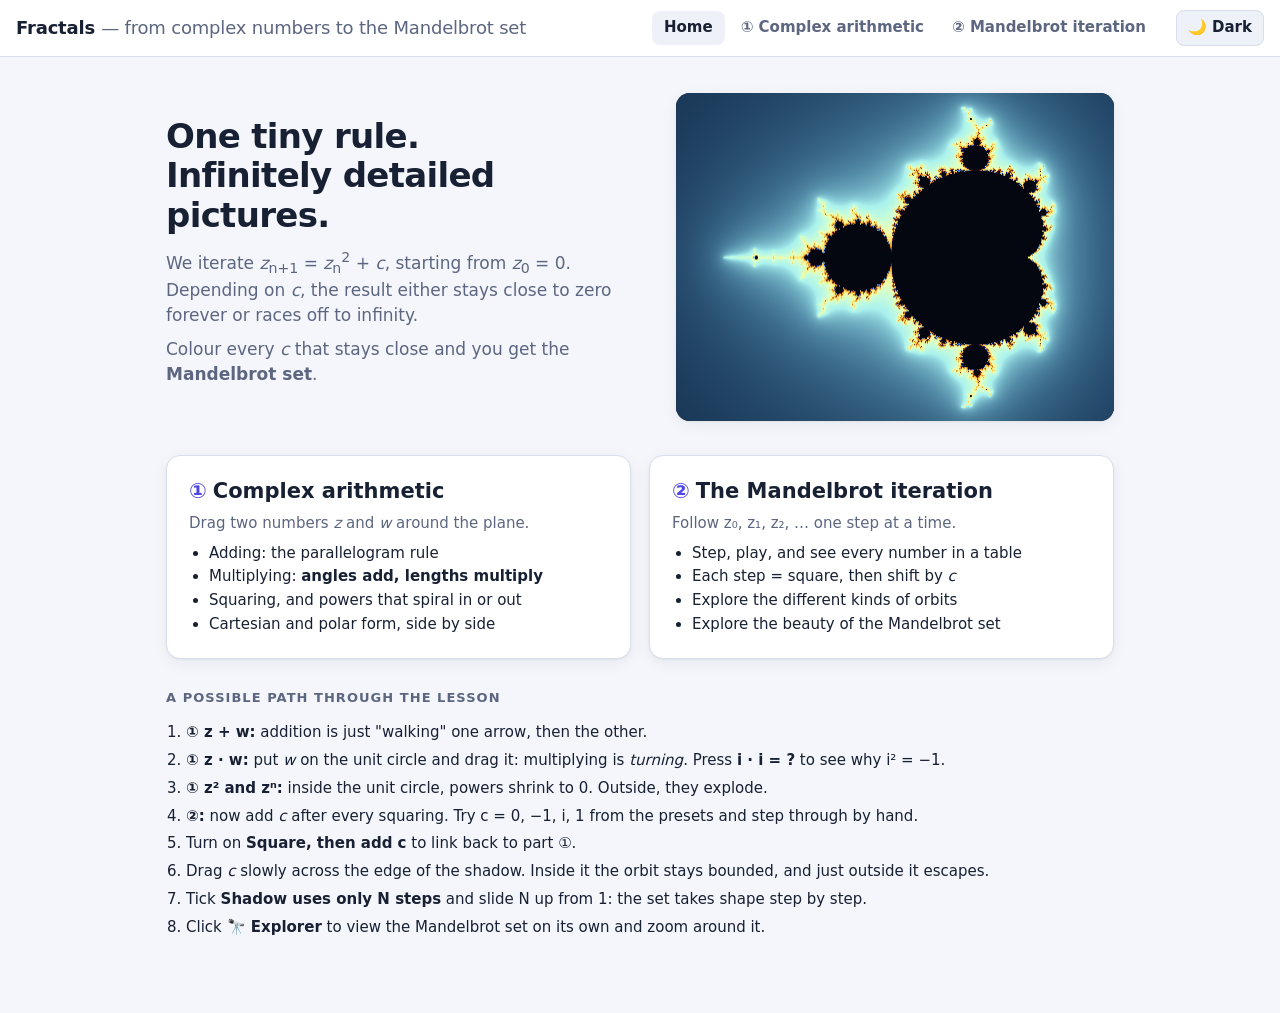
<file: index.html>
<!doctype html>
<html lang="en">
<head>
  <meta charset="utf-8">
  <meta name="viewport" content="width=device-width, initial-scale=1">
  <title>Fractals Classroom Demos</title>
  <link rel="stylesheet" href="css/style.css">
  <style>
    body { overflow-y: auto; }
    .home { max-width: 980px; margin: 0 auto; padding: 36px 16px 60px; width: 100%; }
    .hero { display: grid; grid-template-columns: 1.1fr 1fr; gap: 28px; align-items: center; }
    .hero h2 { font-size: 34px; line-height: 1.15; margin: 0 0 12px; letter-spacing: -0.02em; }
    .hero p { font-size: 17px; color: var(--muted); margin: 0 0 10px; }
    #heroCanvas { width: 100%; aspect-ratio: 4 / 3; border-radius: 14px; display: block; background: #050814; box-shadow: var(--shadow); }
    .cards { display: grid; grid-template-columns: 1fr 1fr; gap: 18px; margin-top: 34px; }
    a.demo {
      display: block; text-decoration: none; color: inherit;
      background: var(--panel); border: 1px solid var(--border); border-radius: 14px;
      padding: 20px 22px; box-shadow: var(--shadow); transition: transform .12s, border-color .12s;
    }
    a.demo:hover { transform: translateY(-2px); border-color: var(--accent); }
    a.demo h3 { margin: 0 0 6px; font-size: 21px; }
    a.demo .num { color: var(--accent); font-weight: 750; margin-right: 6px; }
    a.demo p { margin: 0 0 8px; color: var(--muted); }
    a.demo ul { margin: 6px 0 0; padding-left: 20px; }
    a.demo li { margin: 2px 0; }
    .tips { margin-top: 30px; }
    .tips h3 { font-size: 13px; text-transform: uppercase; letter-spacing: .08em; color: var(--muted); }
    .tips ol { padding-left: 20px; }
    .tips li { margin: 6px 0; }
    @media (max-width: 760px) { .hero, .cards { grid-template-columns: 1fr; } .hero h2 { font-size: 27px; } }
  </style>
</head>
<body>
  <header class="top">
    <h1>Fractals <span class="sub">&mdash; from complex numbers to the Mandelbrot set</span></h1>
    <nav>
      <a class="active" href="index.html">Home</a>
      <a href="complex.html">&#9312; Complex arithmetic</a>
      <a href="mandelbrot.html">&#9313; Mandelbrot iteration</a>
    </nav>
    <button id="theme" title="Switch light / dark theme"></button>
  </header>

  <div class="home">
    <section class="hero">
      <div>
        <h2>One tiny rule.<br>Infinitely detailed pictures.</h2>
        <p>We iterate <i>z</i><sub>n+1</sub> = <i>z</i><sub>n</sub><sup>2</sup> + <i>c</i>, starting from <i>z</i><sub>0</sub> = 0. Depending on <i>c</i>, the result either stays close to zero forever or races off to infinity.</p>
        <p>Colour every <i>c</i> that stays close and you get the <b>Mandelbrot set</b>.</p>
      </div>
      <canvas id="heroCanvas" aria-label="The Mandelbrot set"></canvas>
    </section>

    <section class="cards">
      <a class="demo" href="complex.html">
        <h3><span class="num">&#9312;</span>Complex arithmetic</h3>
        <p>Drag two numbers <i>z</i> and <i>w</i> around the plane.</p>
        <ul>
          <li>Adding: the parallelogram rule</li>
          <li>Multiplying: <b>angles add, lengths multiply</b></li>
          <li>Squaring, and powers that spiral in or out</li>
          <li>Cartesian and polar form, side by side</li>
        </ul>
      </a>
      <a class="demo" href="mandelbrot.html">
        <h3><span class="num">&#9313;</span>The Mandelbrot iteration</h3>
        <p>Follow z&#8320;, z&#8321;, z&#8322;, &hellip; one step at a time.</p>
        <ul>
          <li>Step, play, and see every number in a table</li>
          <li>Each step = square, then shift by <i>c</i></li>
          <li>Explore the different kinds of orbits</li>
          <li>Explore the beauty of the Mandelbrot set</li>
        </ul>
      </a>
    </section>

    <section class="tips">
      <h3>A possible path through the lesson</h3>
      <ol>
        <li><b>&#9312; z + w:</b> addition is just "walking" one arrow, then the other.</li>
        <li><b>&#9312; z &middot; w:</b> put <i>w</i> on the unit circle and drag it: multiplying is <i>turning</i>. Press <b>i &middot; i = ?</b> to see why i&sup2; = &minus;1.</li>
        <li><b>&#9312; z&sup2; and z&#8319;:</b> inside the unit circle, powers shrink to 0. Outside, they explode.</li>
        <li><b>&#9313;:</b> now add <i>c</i> after every squaring. Try c = 0, &minus;1, i, 1 from the presets and step through by hand.</li>
        <li>Turn on <b>Square, then add c</b> to link back to part &#9312;.</li>
        <li>Drag <i>c</i> slowly across the edge of the shadow. Inside it the orbit stays bounded, and just outside it escapes.</li>
        <li>Tick <b>Shadow uses only N steps</b> and slide N up from 1: the set takes shape step by step.</li>
        <li>Click <b>&#128301; Explorer</b> to view the Mandelbrot set on its own and zoom around it.</li>
      </ol>
    </section>
  </div>

  <script src="js/plane.js"></script>
  <script>
    Theme.init(document.getElementById('theme'));
    // Small Mandelbrot picture for the landing page.
    (function () {
      const cv = document.getElementById('heroCanvas');
      function render() {
        const r = cv.getBoundingClientRect();
        const W = Math.max(1, Math.round(r.width)), H = Math.max(1, Math.round(r.height));
        cv.width = W; cv.height = H;
        const g = cv.getContext('2d');
        const img = g.createImageData(W, H);
        const scale = Math.min(W / 3.1, H / 2.45), cx = -0.72, cy = 0, iter = 300;
        const pal = (t) => {
          const a = [0.5, 0.5, 0.5], b = [0.5, 0.5, 0.5], d = [0.0, 0.12, 0.28];
          return a.map((ai, i) => 255 * (ai + b[i] * Math.cos(6.2832 * (t + d[i]))));
        };
        for (let j = 0; j < H; j++) {
          for (let i = 0; i < W; i++) {
            const x0 = cx + (i - W / 2) / scale, y0 = cy - (j - H / 2) / scale;
            let x = 0, y = 0, n = 0, x2 = 0, y2 = 0;
            while (n < iter && x2 + y2 <= 256) { y = 2 * x * y + y0; x = x2 - y2 + x0; x2 = x * x; y2 = y * y; n++; }
            const o = (j * W + i) * 4;
            if (n >= iter) { img.data[o] = 4; img.data[o + 1] = 6; img.data[o + 2] = 16; }
            else {
              const nu = n + 1 - Math.log(Math.log(x2 + y2) * 0.5) / Math.LN2;
              const t = Math.sqrt(Math.max(0, nu)) * 0.09 + 0.55;
              const c = pal(t), fade = Math.min(1, nu / 8);
              img.data[o] = c[0] * fade + 5 * (1 - fade);
              img.data[o + 1] = c[1] * fade + 8 * (1 - fade);
              img.data[o + 2] = c[2] * fade + 20 * (1 - fade);
            }
            img.data[o + 3] = 255;
          }
        }
        g.putImageData(img, 0, 0);
      }
      let t = 0;
      new ResizeObserver(() => { clearTimeout(t); t = setTimeout(render, 60); }).observe(cv);
    })();
  </script>
</body>
</html>
</file>
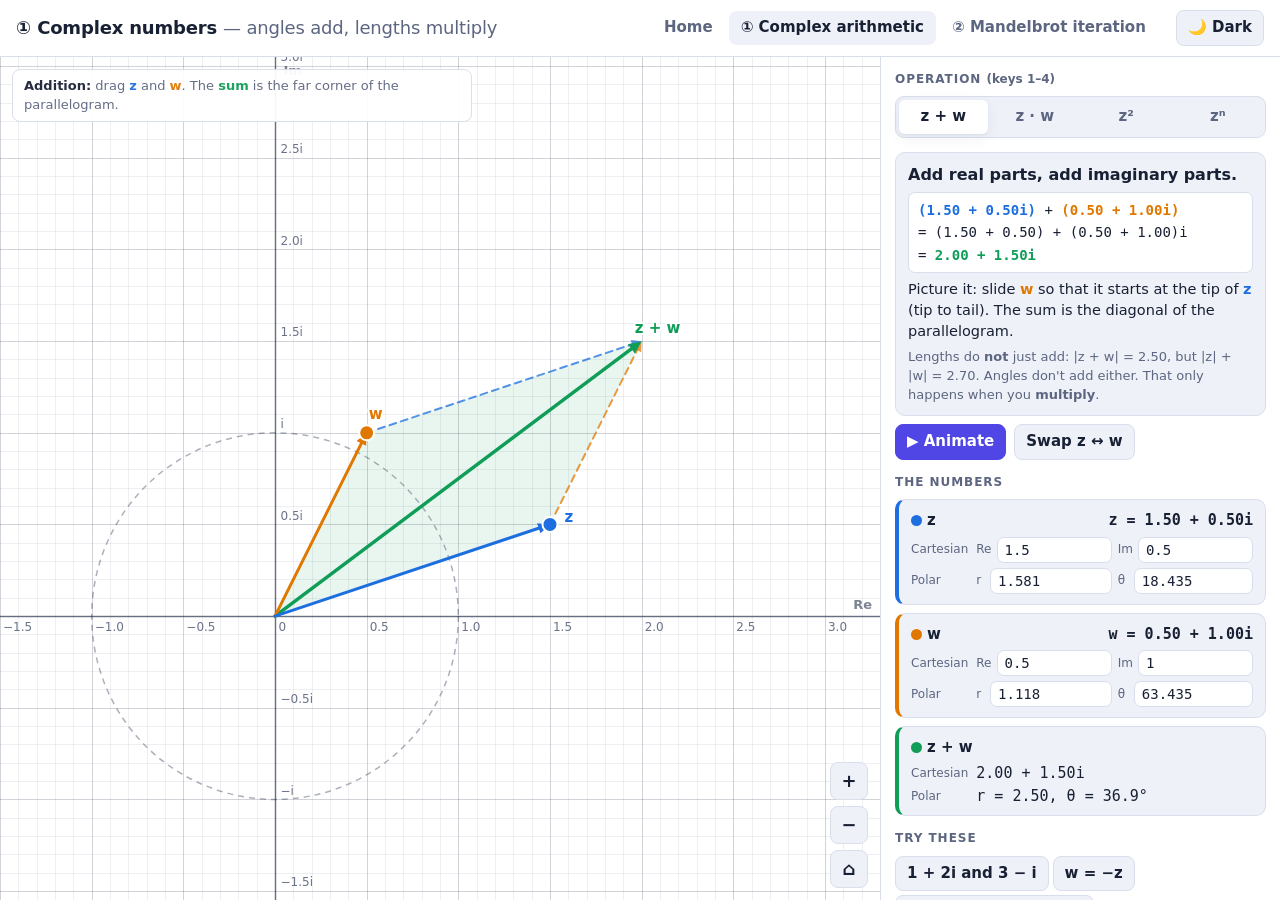
<file: complex.html>
<!doctype html>
<html lang="en">
<head>
  <meta charset="utf-8">
  <meta name="viewport" content="width=device-width, initial-scale=1">
  <title>Complex Number Arithmetic</title>
  <link rel="stylesheet" href="css/style.css">
</head>
<body>
  <header class="top">
    <h1>&#9312; Complex numbers <span class="sub">&mdash; angles add, lengths multiply</span></h1>
    <nav>
      <a href="index.html">Home</a>
      <a class="active" href="complex.html">&#9312; Complex arithmetic</a>
      <a href="mandelbrot.html">&#9313; Mandelbrot iteration</a>
    </nav>
    <button id="theme" title="Switch light / dark theme"></button>
  </header>

  <main class="app">
    <div class="stage">
      <canvas class="plane" id="plane"></canvas>
      <div class="overlay hint" id="hint"></div>
      <div class="overlay readout" id="readout"></div>
      <div class="overlay zoom-ctl">
        <button id="zin" title="Zoom in">+</button>
        <button id="zout" title="Zoom out">&minus;</button>
        <button id="zhome" title="Reset view">&#8962;</button>
      </div>
    </div>

    <aside class="side">
      <div class="section">
        <h2>Operation <span class="muted" style="text-transform:none;letter-spacing:0">(keys 1&ndash;4)</span></h2>
        <div class="seg" id="ops">
          <button data-op="add">z + w</button>
          <button data-op="mul">z &middot; w</button>
          <button data-op="square">z&sup2;</button>
          <button data-op="powers">z&#8319;</button>
        </div>
      </div>

      <div class="section">
        <div class="card explain" id="explain"></div>
        <div class="row">
          <button class="primary" id="animate" title="Shortcut: A">&#9654; Animate</button>
          <button id="swap" title="Shortcut: S">Swap z &harr; w</button>
        </div>
      </div>

      <div class="section">
        <h2>The numbers</h2>
        <div id="cards" class="section"></div>
      </div>

      <div class="section">
        <h2>Try these</h2>
        <div class="row tight" id="presets"></div>
      </div>

      <div class="section" id="powersSec">
        <h2>Powers</h2>
        <div class="slider-row">
          <label for="nSlider">highest n</label>
          <input type="range" id="nSlider" min="1" max="40" value="12">
          <output id="nOut">12</output>
        </div>
      </div>

      <div class="section">
        <h2>Display</h2>
        <div class="row">
          <div class="seg grow" id="viewSeg">
            <button data-view="vector">Arrows</button>
            <button data-view="point">Points</button>
          </div>
          <div class="seg" id="unitSeg">
            <button data-unit="deg">degrees</button>
            <button data-unit="rad">radians</button>
          </div>
        </div>
        <div class="toggles">
          <label data-ops="add"><input type="checkbox" id="tPara" checked> Parallelogram</label>
          <label data-ops="mul square"><input type="checkbox" id="tArcs" checked> Angle arcs</label>
          <label data-ops="mul square"><input type="checkbox" id="tCircles"> Length circles</label>
          <label data-ops="mul"><input type="checkbox" id="tTri"> Similar triangles</label>
          <label data-ops="powers"><input type="checkbox" id="tSpiral" checked> Smooth spiral</label>
          <label><input type="checkbox" id="tUnit" checked> Unit circle</label>
          <label><input type="checkbox" id="tSnap" checked> Snap to grid</label>
        </div>
      </div>

      <p class="muted small" style="margin:0">
        Drag the coloured points. Drag the empty background to pan, scroll to zoom.
        With <b>snap</b> on, points click onto the grid and onto the unit circle (in 15&deg; steps).
      </p>
    </aside>
  </main>

  <script src="js/plane.js"></script>
  <script src="js/complex.js"></script>
</body>
</html>
</file>
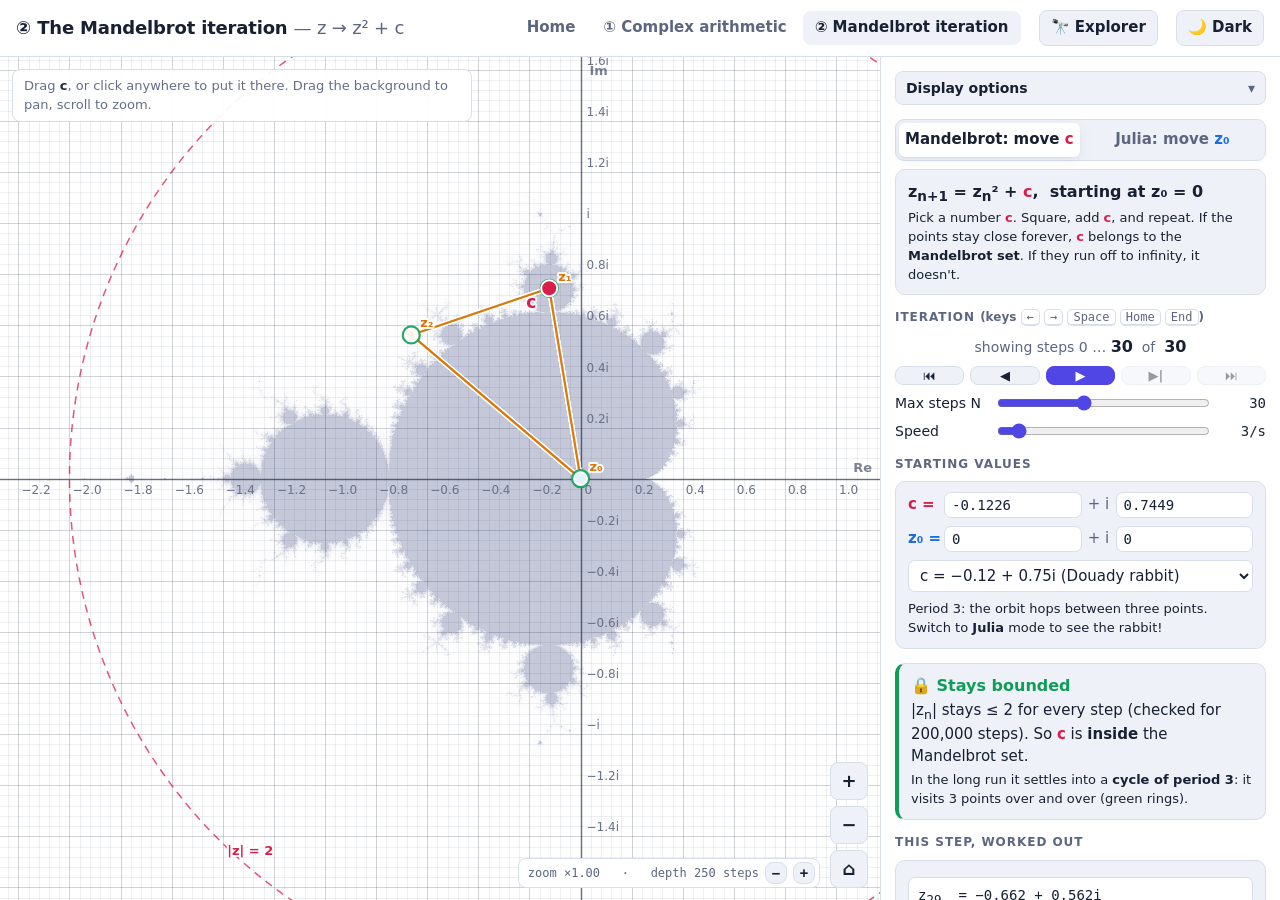
<file: mandelbrot.html>
<!doctype html>
<html lang="en">
<head>
  <meta charset="utf-8">
  <meta name="viewport" content="width=device-width, initial-scale=1">
  <title>Mandelbrot Iteration Explorer</title>
  <link rel="stylesheet" href="css/style.css">
</head>
<body>
  <header class="top">
    <h1>&#9313; The Mandelbrot iteration <span class="sub">&mdash; z &rarr; z&sup2; + c</span></h1>
    <nav>
      <a href="index.html">Home</a>
      <a href="complex.html">&#9312; Complex arithmetic</a>
      <a class="active" href="mandelbrot.html">&#9313; Mandelbrot iteration</a>
    </nav>
    <button id="explorerBtn" class="explorer-btn" title="View just the set, full width, with colour palettes (key E)">&#128301; Explorer</button>
    <button id="theme" title="Switch light / dark theme"></button>
  </header>

  <main class="app">
    <div class="stage">
      <canvas class="plane" id="plane"></canvas>
      <div class="overlay hint" id="hint"></div>
      <div class="overlay readout" id="readout"></div>
      <div class="overlay zoom-ctl">
        <button id="zin" title="Zoom in">+</button>
        <button id="zout" title="Zoom out">&minus;</button>
        <button id="zhome" title="Reset view">&#8962;</button>
      </div>
      <div class="overlay explorer-bar">
        <select id="palette" title="Colour palette"></select>
        <label title="How quickly the colours cycle">Bands <input type="range" id="density" min="6" max="80" value="24"></label>
        <button id="exFull" title="Full screen on / off">Full screen</button>
        <button id="exExit" title="Back to the iteration view (Esc)">&#10005; Exit</button>
        <span class="small muted ex-tip-mouse">click to zoom in &middot; drag to pan &middot; scroll to zoom</span>
        <span class="small muted ex-tip-touch">tap to zoom in &middot; drag to pan &middot; pinch to zoom</span>
      </div>
      <div class="overlay viewinfo">
        <span id="vInfo"></span>
        <button id="dDown" title="Less depth: faster, but less detail near the edge of the set">&minus;</button>
        <button id="dUp" title="More depth: slower, but more detail near the edge of the set">+</button>
      </div>
    </div>

    <aside class="side">
      <!-- display options (drop-down) -->
      <details class="dropdown" id="displayMenu">
        <summary>Display options</summary>
        <div class="menu">
          <div class="toggles">
            <label><input type="checkbox" id="tLines" checked> Connect the steps</label>
            <label><input type="checkbox" id="tPoints" checked> Points</label>
            <label><input type="checkbox" id="tLabels" checked> Labels z&#8320;, z&#8321;, &hellip;</label>
            <label><input type="checkbox" id="tMoves"> Square, then add c</label>
            <label><input type="checkbox" id="tCircle" checked> Escape circle |z|=2</label>
            <label><input type="checkbox" id="tCycle" checked> Mark final cycle</label>
            <label><input type="checkbox" id="tShadow" checked> Shadow of the set</label>
            <label><input type="checkbox" id="tFollow"> Follow the mouse</label>
            <label><input type="checkbox" id="tSound"> &#128266; Orbit sound</label>
          </div>
          <div class="row">
            <span class="small muted">Shadow style</span>
            <select id="shadowStyle" class="grow">
              <option value="silhouette">Silhouette (soft shadow)</option>
              <option value="color">Colour by escape speed</option>
            </select>
          </div>
          <label class="check small"><input type="checkbox" id="tMatchN"> Shadow uses only N steps: slide N up from 1 and watch the set take shape</label>
        </div>
      </details>

      <!-- mode + rule -->
      <div class="section">
        <div class="seg" id="modeSeg">
          <button data-mode="M">Mandelbrot: move <span class="cc">c</span></button>
          <button data-mode="J">Julia: move <span class="cz">z&#8320;</span></button>
        </div>
        <div class="card explain" id="rule"></div>
      </div>

      <!-- iteration controls -->
      <div class="section">
        <h2>Iteration <span class="muted" style="text-transform:none;letter-spacing:0">(keys <span class="kbd">&larr;</span> <span class="kbd">&rarr;</span> <span class="kbd">Space</span> <span class="kbd">Home</span> <span class="kbd">End</span>)</span></h2>
        <div class="stepinfo">showing steps 0 &hellip; <b id="kOut">0</b> &nbsp;of&nbsp; <b id="NOut">0</b></div>
        <div class="transport">
          <button id="bFirst" title="Back to the start (Home)">&#9198;</button>
          <button id="bBack" title="One step back (&larr;)">&#9664;</button>
          <button id="bPlay" class="primary" title="Play / pause (Space)">&#9654;</button>
          <button id="bStep" title="One step forward (&rarr;)">&#9654;|</button>
          <button id="bLast" title="Show all steps (End)">&#9197;</button>
        </div>
        <div class="slider-row">
          <label for="N">Max steps N</label>
          <input type="range" id="N" min="0" max="1000" value="399">
          <output id="NVal">30</output>
        </div>
        <div class="slider-row">
          <label for="speed">Speed</label>
          <input type="range" id="speed" min="1" max="30" value="3">
          <output id="speedVal">3/s</output>
        </div>
      </div>

      <!-- starting values -->
      <div class="section">
        <h2>Starting values</h2>
        <div class="card" style="display:flex;flex-direction:column;gap:8px">
          <div class="cxrow">
            <span class="cc">c&nbsp;=</span>
            <input class="num" id="cRe" type="text" inputmode="decimal" spellcheck="false" title="real part of c">
            <span class="op">+ i</span>
            <input class="num" id="cIm" type="text" inputmode="decimal" spellcheck="false" title="imaginary part of c">
          </div>
          <div class="cxrow">
            <span class="cz">z&#8320;&nbsp;=</span>
            <input class="num" id="zRe" type="text" inputmode="decimal" spellcheck="false" title="real part of z0">
            <span class="op">+ i</span>
            <input class="num" id="zIm" type="text" inputmode="decimal" spellcheck="false" title="imaginary part of z0">
          </div>
          <select id="presets"></select>
          <div class="small" id="presetNote"></div>
        </div>
      </div>

      <!-- verdict -->
      <div class="section">
        <div class="card accent verdict" id="verdict"></div>
      </div>

      <!-- this step -->
      <div class="section">
        <h2>This step, worked out</h2>
        <div class="card explain" id="stepExplain"></div>
      </div>

      <!-- chart -->
      <div class="section">
        <h2>Size |z&#8345;| after each step <span class="muted" style="text-transform:none;letter-spacing:0">(click to jump)</span></h2>
        <canvas class="chart" id="chart"></canvas>
      </div>

      <!-- table -->
      <div class="section">
        <h2>The numbers <span class="muted" style="text-transform:none;letter-spacing:0">(click a row to jump)</span></h2>
        <div class="table-wrap" id="tableWrap">
          <table class="orbit">
            <thead><tr><th>n</th><th>Re z&#8345;</th><th>Im z&#8345;</th><th>|z&#8345;|</th></tr></thead>
            <tbody id="tbody"></tbody>
          </table>
        </div>
      </div>

      <!-- paint -->
      <div class="section">
        <h2>How the computer draws the picture</h2>
        <p class="small muted" style="margin:0">Each pixel is one value of c. Run the iteration for it, then colour the pixel
          dark if the orbit stays bounded, or by how fast it escapes.</p>
        <button id="bPaint">&#127912; Paint the set point by point</button>
      </div>
    </aside>
  </main>

  <script src="js/plane.js"></script>
  <script src="js/mandelbrot.js"></script>
  <script>
    // close the display-options drop-down when clicking elsewhere
    document.addEventListener('pointerdown', function (e) {
      var m = document.getElementById('displayMenu');
      if (m.open && !m.contains(e.target)) m.open = false;
    });
  </script>
</body>
</html>
</file>
<file: css/style.css>
/* Shared styles for the Fractals demos.
   Theme: follows the OS setting; the header button overrides it (data-theme on <html>). */

:root {
  --bg: #f4f6fb;
  --panel: #ffffff;
  --panel-2: #eef1f8;
  --border: #d8deeb;
  --text: #182033;
  --muted: #5d6680;
  --accent: #4f46e5;
  --canvas-bg: #ffffff;
  --grid: rgba(20, 30, 60, 0.07);
  --grid-strong: rgba(20, 30, 60, 0.13);
  --axis: rgba(20, 30, 60, 0.55);
  --tick: #6b7389;
  --halo: rgba(255, 255, 255, 0.9);

  --z: #1d6fe0;
  --w: #e07800;
  --sum: #0f9d58;
  --prod: #b52ad6;
  --c: #d91e4a;
  --orbit: #d97706;
  --cur: #0077d6;
  --escape: #d91e4a;
  --unit: rgba(20, 30, 60, 0.35);

  --radius: 10px;
  --shadow: 0 1px 2px rgba(0, 0, 0, 0.05), 0 4px 16px rgba(20, 30, 60, 0.06);
}

@media (prefers-color-scheme: dark) {
  :root:not([data-theme="light"]) {
    --bg: #0d1220;
    --panel: #151c2e;
    --panel-2: #1d2640;
    --border: #2a3452;
    --text: #e7ebf5;
    --muted: #98a3bf;
    --accent: #8b85ff;
    --canvas-bg: #0a0f1b;
    --grid: rgba(200, 215, 255, 0.06);
    --grid-strong: rgba(200, 215, 255, 0.12);
    --axis: rgba(220, 230, 255, 0.5);
    --tick: #8d98b5;
    --halo: rgba(10, 15, 27, 0.9);

    --z: #4ea1ff;
    --w: #ffa646;
    --sum: #3fd98a;
    --prod: #e46bff;
    --c: #ff5c7c;
    --orbit: #ffd34d;
  --cur: #3df2ff;
    --escape: #ff5c7c;
    --unit: rgba(220, 230, 255, 0.35);
    --shadow: 0 1px 2px rgba(0, 0, 0, 0.3), 0 4px 16px rgba(0, 0, 0, 0.25);
  }
}

:root[data-theme="dark"] {
  --bg: #0d1220;
  --panel: #151c2e;
  --panel-2: #1d2640;
  --border: #2a3452;
  --text: #e7ebf5;
  --muted: #98a3bf;
  --accent: #8b85ff;
  --canvas-bg: #0a0f1b;
  --grid: rgba(200, 215, 255, 0.06);
  --grid-strong: rgba(200, 215, 255, 0.12);
  --axis: rgba(220, 230, 255, 0.5);
  --tick: #8d98b5;
  --halo: rgba(10, 15, 27, 0.9);

  --z: #4ea1ff;
  --w: #ffa646;
  --sum: #3fd98a;
  --prod: #e46bff;
  --c: #ff5c7c;
  --orbit: #ffd34d;
  --cur: #3df2ff;
  --escape: #ff5c7c;
  --unit: rgba(220, 230, 255, 0.35);
  --shadow: 0 1px 2px rgba(0, 0, 0, 0.3), 0 4px 16px rgba(0, 0, 0, 0.25);
}

* { box-sizing: border-box; }

html, body { height: 100%; }

body {
  margin: 0;
  display: flex;
  flex-direction: column;
  background: var(--bg);
  color: var(--text);
  font: 15px/1.45 system-ui, -apple-system, "Segoe UI", Roboto, sans-serif;
}

/* ---------- header ---------- */
header.top {
  display: flex;
  align-items: center;
  gap: 18px;
  padding: 10px 16px;
  background: var(--panel);
  border-bottom: 1px solid var(--border);
  flex-wrap: wrap;
}
header.top h1 { font-size: 18px; margin: 0; font-weight: 650; letter-spacing: -0.01em; }
header.top h1 .sub { color: var(--muted); font-weight: 450; }
header.top nav { display: flex; gap: 4px; margin-left: auto; flex-wrap: wrap; }
header.top nav a {
  color: var(--muted);
  text-decoration: none;
  padding: 6px 12px;
  border-radius: 8px;
  font-weight: 550;
}
header.top nav a:hover { background: var(--panel-2); color: var(--text); }
header.top nav a.active { background: var(--panel-2); color: var(--text); }

/* ---------- app layout ---------- */
main.app { flex: 1; display: flex; min-height: 0; }

.stage { position: relative; flex: 1; min-width: 0; overflow: hidden; }
.stage canvas.plane {
  position: absolute; inset: 0;
  width: 100%; height: 100%;
  display: block;
  background: var(--canvas-bg);
}

.side {
  width: 400px;
  flex: none;
  overflow-y: auto;
  background: var(--panel);
  border-left: 1px solid var(--border);
  padding: 14px 14px 40px;
  display: flex;
  flex-direction: column;
  gap: 14px;
}

@media (max-width: 900px) {
  html, body { height: auto; }
  main.app { flex-direction: column; }
  .stage { height: 62vh; flex: none; }
  .side { width: auto; border-left: none; border-top: 1px solid var(--border); padding: 14px 16px 40px; }
}

/* ---------- overlays on the stage ---------- */
.overlay { position: absolute; pointer-events: none; }
.overlay > * { pointer-events: auto; }
.zoom-ctl { right: 12px; bottom: 12px; display: flex; flex-direction: column; gap: 6px; }
.zoom-ctl button { width: 38px; height: 38px; font-size: 18px; padding: 0; }
.readout {
  left: 12px; bottom: 12px;
  font: 13px/1.2 ui-monospace, "Cascadia Mono", Consolas, monospace;
  color: var(--muted);
  background: var(--panel);
  border: 1px solid var(--border);
  padding: 5px 9px;
  border-radius: 8px;
  opacity: 0.92;
}
.readout:empty { display: none; }

/* ---------- explorer: just the set ---------- */
.explorer-btn { font-weight: 600; }
.explorer-btn.active { background: var(--accent); border-color: var(--accent); color: #fff; }
.explorer-bar {
  left: 12px; top: 12px; right: 12px;
  display: none; flex-wrap: wrap; align-items: center; gap: 8px 12px;
  width: fit-content; max-width: calc(100% - 24px);
  background: var(--panel); border: 1px solid var(--border); border-radius: 10px;
  padding: 6px 10px; font-size: 14px;
  box-shadow: 0 6px 20px rgba(0,0,0,.3);
  pointer-events: auto;
}
.explorer-bar label { display: flex; align-items: center; gap: 6px; }
.explorer-bar input[type=range] { width: 110px; }
body.explorer .explorer-bar { display: flex; }
body.explorer .side, body.explorer #hint { display: none; }
.ex-tip-touch { display: none; }
@media (pointer: coarse) { .ex-tip-mouse { display: none; } .ex-tip-touch { display: inline; } }
/* Full screen hides the header, so the set fills the whole window (100dvh = the visible height on phones). */
body.explorer.fullview header.top { display: none; }
body.explorer.fullview { height: 100vh; height: 100dvh; overflow: hidden; }
/* On a phone the explorer fills the screen below the header, instead of the 62vh stage of the normal view. */
@media (max-width: 900px) {
  body.explorer { height: 100vh; height: 100dvh; overflow: hidden; }
  body.explorer .stage { flex: 1; height: auto; }
}
.viewinfo {
  right: 60px; bottom: 12px;
  display: flex; align-items: center; gap: 6px;
  font: 12px/1.2 ui-monospace, "Cascadia Mono", Consolas, monospace;
  color: var(--muted); white-space: pre;
  background: var(--panel); border: 1px solid var(--border); border-radius: 8px;
  padding: 3px 4px 3px 9px;
}
.viewinfo button { width: 22px; height: 22px; padding: 0; font-size: 14px; line-height: 1; }
.hint {
  left: 12px; top: 12px;
  max-width: min(460px, calc(100% - 24px));
  font-size: 13px;
  color: var(--muted);
  background: var(--panel);
  border: 1px solid var(--border);
  padding: 7px 11px;
  border-radius: 8px;
  opacity: 0.94;
}
.hint b { color: var(--text); }

/* ---------- panel building blocks ---------- */
.section { display: flex; flex-direction: column; gap: 8px; }
.section > h2 {
  font-size: 12px;
  text-transform: uppercase;
  letter-spacing: 0.08em;
  color: var(--muted);
  margin: 0;
  font-weight: 650;
}

.card {
  background: var(--panel-2);
  border: 1px solid var(--border);
  border-radius: var(--radius);
  padding: 10px 12px;
}
.card.accent { border-left: 4px solid var(--card-color, var(--accent)); }

button, select, input {
  font: inherit;
  color: var(--text);
}
button {
  background: var(--panel-2);
  border: 1px solid var(--border);
  border-radius: 8px;
  padding: 6px 11px;
  cursor: pointer;
  font-weight: 550;
  transition: background 0.12s, border-color 0.12s;
}
button:hover { border-color: var(--accent); }
button:active { transform: translateY(1px); }
button.primary { background: var(--accent); border-color: var(--accent); color: #fff; }
button:disabled { opacity: 0.45; cursor: default; }
button:focus-visible, select:focus-visible, input:focus-visible { outline: 2px solid var(--accent); outline-offset: 1px; }

.seg {
  display: flex;
  background: var(--panel-2);
  border: 1px solid var(--border);
  border-radius: 9px;
  padding: 3px;
  gap: 3px;
}
.seg button {
  flex: 1;
  border: none;
  background: transparent;
  padding: 6px 6px;
  border-radius: 6px;
  color: var(--muted);
  white-space: nowrap;
}
.seg button.on { background: var(--panel); color: var(--text); box-shadow: var(--shadow); }

.row { display: flex; gap: 8px; align-items: center; flex-wrap: wrap; }
.row.tight { gap: 4px; }
.grow { flex: 1; }

.toggles { display: grid; grid-template-columns: 1fr 1fr; gap: 4px 10px; }
.toggles label, label.check {
  display: flex; align-items: center; gap: 7px;
  cursor: pointer;
  font-size: 14px;
  user-select: none;
}
input[type="checkbox"] { width: 16px; height: 16px; accent-color: var(--accent); margin: 0; }
input[type="range"] { accent-color: var(--accent); }

input.num {
  width: 100%;
  min-width: 0;
  background: var(--panel);
  border: 1px solid var(--border);
  border-radius: 7px;
  padding: 4px 7px;
  font: 14px ui-monospace, "Cascadia Mono", Consolas, monospace;
}
select {
  background: var(--panel);
  border: 1px solid var(--border);
  border-radius: 7px;
  padding: 5px 7px;
}

.mono { font-family: ui-monospace, "Cascadia Mono", Consolas, monospace; }
.muted { color: var(--muted); }
.small { font-size: 13px; }

.dot {
  display: inline-block;
  width: 11px; height: 11px;
  border-radius: 50%;
  background: currentColor;
  vertical-align: -1px;
  margin-right: 5px;
}

/* number cards (complex page) */
.numcard { display: grid; grid-template-columns: auto 1fr 1fr; gap: 5px 8px; align-items: center; }
.numcard .name { grid-column: 1 / -1; font-weight: 650; display: flex; align-items: center; justify-content: space-between; }
.numcard .lbl { font-size: 12px; color: var(--muted); }
.numcard .val { grid-column: 2 / -1; font: 15px ui-monospace, "Cascadia Mono", Consolas, monospace; }
.numcard .inputs { grid-column: 2 / -1; display: grid; grid-template-columns: 1fr 1fr; gap: 6px; }
.numcard .inputs label { display: flex; align-items: center; gap: 5px; font-size: 12px; color: var(--muted); }

/* formula / explanation box */
.explain { font-size: 14.5px; }
.explain p { margin: 0 0 6px; }
.explain p:last-child { margin-bottom: 0; }
.explain .eq {
  font: 14px/1.6 ui-monospace, "Cascadia Mono", Consolas, monospace;
  background: var(--panel);
  border: 1px solid var(--border);
  border-radius: 7px;
  padding: 6px 9px;
  margin: 6px 0;
  overflow-wrap: anywhere;
}
.explain .big { font-size: 16px; font-weight: 650; }
.explain details { margin-top: 6px; }
.explain summary { cursor: pointer; color: var(--accent); font-weight: 600; font-size: 14px; }

.cz { color: var(--z); font-weight: 650; }
.cw { color: var(--w); font-weight: 650; }
.csum { color: var(--sum); font-weight: 650; }
.cprod { color: var(--prod); font-weight: 650; }
.cc { color: var(--c); font-weight: 650; }
.corbit { color: var(--orbit); font-weight: 650; }
.explain sub { font-family: system-ui, "Segoe UI", sans-serif; font-size: 0.85em; letter-spacing: 0; line-height: 0; }
.cesc { color: var(--escape); font-weight: 650; }

/* orbit table */
.table-wrap {
  max-height: 300px;
  overflow: auto;
  border: 1px solid var(--border);
  border-radius: var(--radius);
}
table.orbit { width: 100%; border-collapse: collapse; font: 13px ui-monospace, "Cascadia Mono", Consolas, monospace; }
table.orbit th {
  position: sticky; top: 0;
  background: var(--panel-2);
  text-align: right;
  padding: 6px 8px;
  font-weight: 650;
  border-bottom: 1px solid var(--border);
}
table.orbit td { text-align: right; padding: 3px 8px; border-bottom: 1px solid var(--grid-strong); }
table.orbit th:first-child, table.orbit td:first-child { text-align: center; color: var(--muted); }
table.orbit tr.esc td { color: var(--escape); }
table.orbit tr.cur td { background: color-mix(in srgb, var(--orbit) 22%, transparent); font-weight: 700; }
table.orbit tbody tr { cursor: pointer; }
table.orbit tbody tr:hover td { background: var(--panel-2); }

.verdict { font-size: 15px; }
.verdict .head { font-weight: 700; font-size: 16px; margin-bottom: 3px; }

.kbd {
  font: 12px ui-monospace, Consolas, monospace;
  border: 1px solid var(--border);
  border-bottom-width: 2px;
  border-radius: 5px;
  padding: 0 5px;
  background: var(--panel);
}

canvas.chart { width: 100%; height: 130px; display: block; border-radius: var(--radius); background: var(--panel); border: 1px solid var(--border); cursor: pointer; }

.slider-row { display: grid; grid-template-columns: 92px 1fr 46px; gap: 8px; align-items: center; font-size: 14px; }
.slider-row output { text-align: right; font-family: ui-monospace, Consolas, monospace; }

.transport { display: grid; grid-template-columns: repeat(5, 1fr); gap: 6px; }
.transport button { font-size: 13px; line-height: 1; padding: 2px 0; min-height: 0; }

/* compact "c = a + i b" input rows */
.cxrow { display: grid; grid-template-columns: 30px 1fr 22px 1fr; gap: 6px; align-items: center; font-size: 15px; }
.cxrow .op { text-align: center; color: var(--muted); white-space: nowrap; }

/* drop-down tickable list */
details.dropdown { position: relative; }
details.dropdown > summary {
  list-style: none; cursor: pointer; user-select: none;
  padding: 6px 10px; border: 1px solid var(--border); border-radius: 8px;
  background: var(--panel-2); font-size: 14px; font-weight: 600;
  display: flex; justify-content: space-between; align-items: center;
}
details.dropdown > summary::-webkit-details-marker { display: none; }
details.dropdown > summary::after { content: "\25BE"; color: var(--muted); }
details.dropdown[open] > summary::after { content: "\25B4"; }
details.dropdown > .menu {
  position: absolute; left: 0; right: 0; top: calc(100% + 4px); z-index: 20;
  background: var(--panel); border: 1px solid var(--border); border-radius: 8px;
  padding: 10px; box-shadow: 0 8px 24px rgba(0,0,0,.25);
  display: flex; flex-direction: column; gap: 8px;
}

.stepinfo { font-size: 14px; text-align: center; color: var(--muted); }
.stepinfo b { color: var(--text); font-size: 16px; }
</file>
